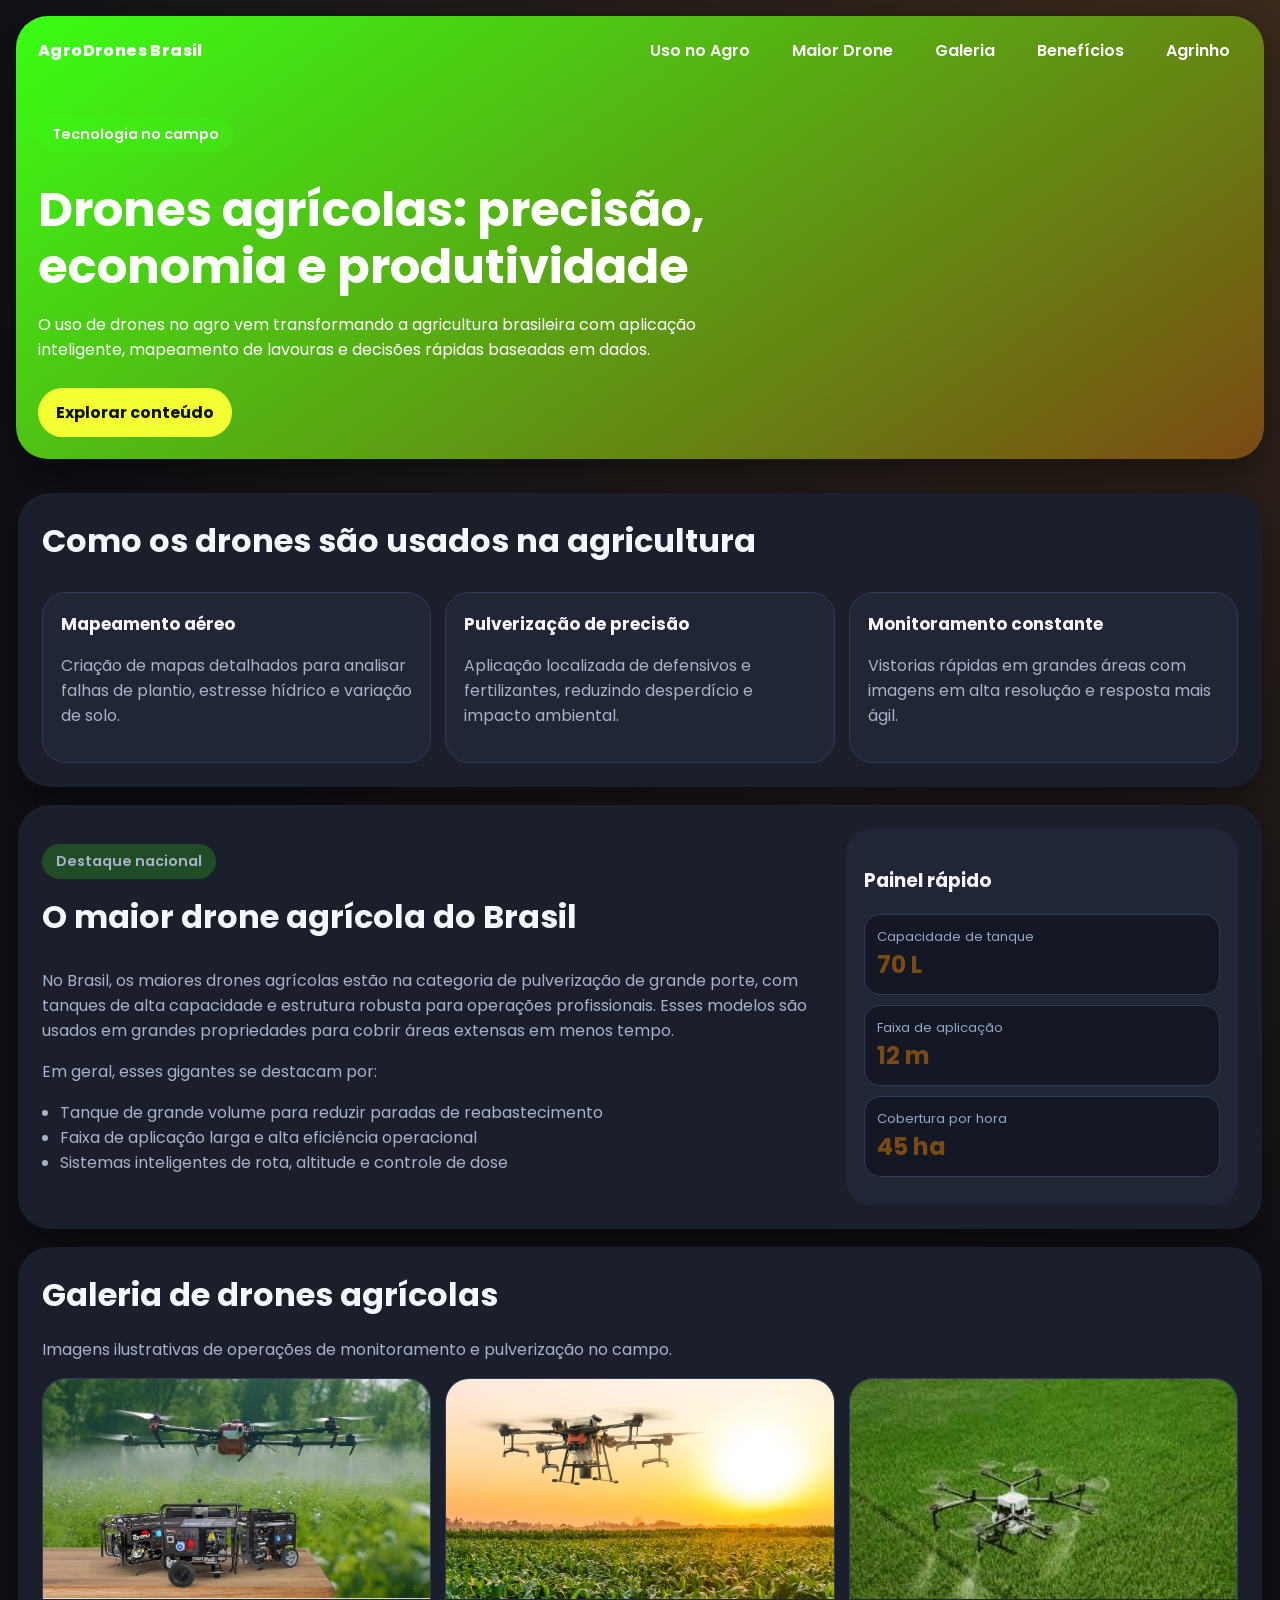
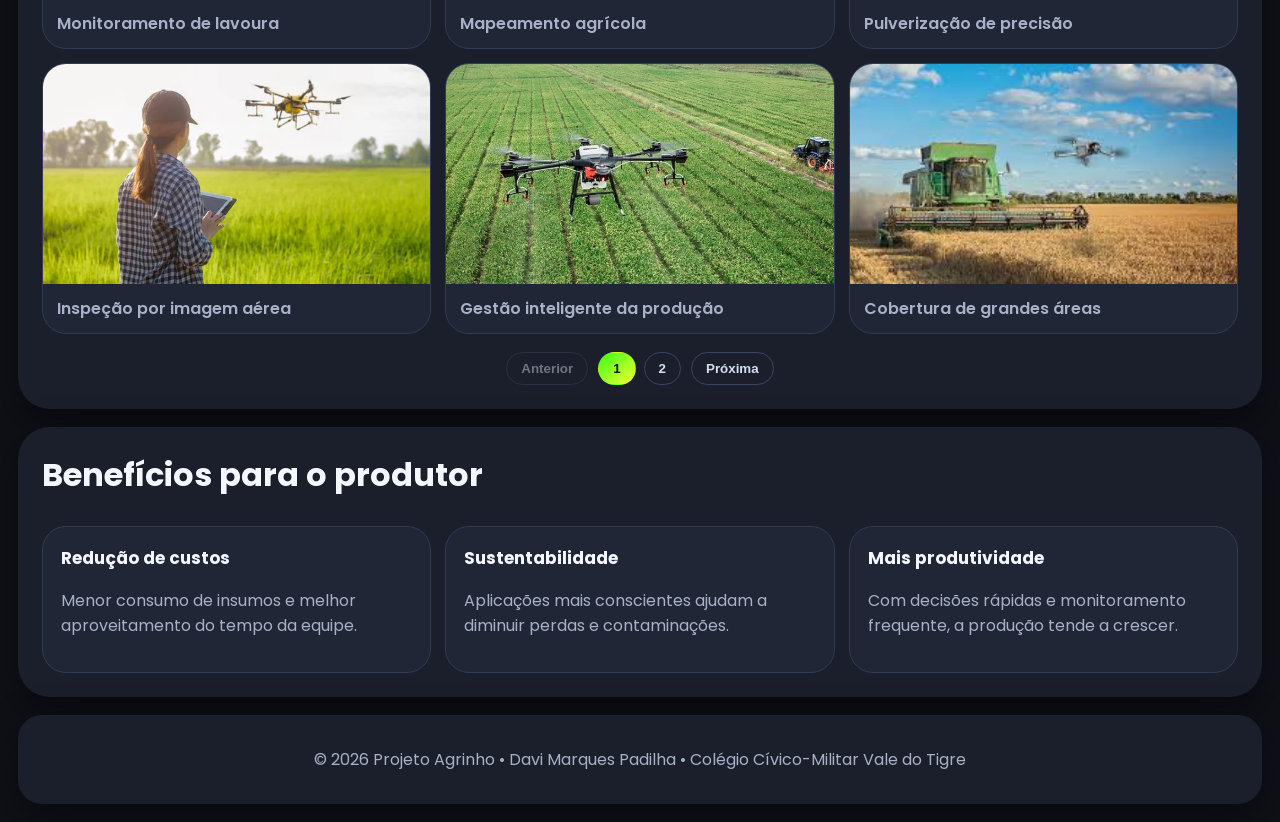
<file: index.html>
﻿<!DOCTYPE html>
<html lang="pt-BR">
<head>
  <meta charset="UTF-8" />
  <meta name="viewport" content="width=device-width, initial-scale=1.0" />
  <title>AgroDrones Brasil</title>
  <link rel="preconnect" href="https://fonts.googleapis.com">
  <link rel="preconnect" href="https://fonts.gstatic.com" crossorigin>
  <link href="https://fonts.googleapis.com/css2?family=Poppins:wght@400;600;700;800&display=swap" rel="stylesheet">
  <link rel="stylesheet" href="styles.css" />
</head>
<body>
  <!--
    Cabeçalho principal da página inicial.
    Reúne identidade do projeto, navegação e chamada de abertura do tema.
    A classe "revelar" permite animação de entrada controlada pelo script.
  -->
  <header class="cabecalho-destaque revelar">
    <nav class="barra-topo">
      <div class="marca">AgroDrones Brasil</div>
      <button id="botaoMenu" class="botao-menu" aria-label="Abrir menu">☰</button>
      <ul id="menuPrincipal" class="menu-principal">
        <li><a href="#uso">Uso no Agro</a></li>
        <li><a href="#maior">Maior Drone</a></li>
        <li><a href="#galeria">Galeria</a></li>
        <li><a href="#beneficios">Benefícios</a></li>
        <li><a href="agrinho.html">Agrinho</a></li>
      </ul>
    </nav>

    <!--
      Conteúdo de destaque (hero):
      apresenta assunto central e oferece botão de navegação para a primeira seção temática.
    -->
    <section class="conteudo-destaque">
      <p class="etiqueta">Tecnologia no campo</p>
      <h1>Drones agrícolas: precisão, economia e produtividade</h1>
      <p>
        O uso de drones no agro vem transformando a agricultura brasileira com aplicação inteligente,
        mapeamento de lavouras e decisões rápidas baseadas em dados.
      </p>
      <a class="botao-acao" href="#uso">Explorar conteúdo</a>
    </section>
  </header>

  <main>
    <!--
      Seção 1: usos práticos dos drones.
      Estruturada em cartões para facilitar leitura por tópicos.
    -->
    <section id="uso" class="secao-cartoes revelar">
      <h2>Como os drones são usados na agricultura</h2>
      <div class="grade-cartoes">
        <article class="cartao item-revelar">
          <h3>Mapeamento aéreo</h3>
          <p>Criação de mapas detalhados para analisar falhas de plantio, estresse hídrico e variação de solo.</p>
        </article>
        <article class="cartao item-revelar">
          <h3>Pulverização de precisão</h3>
          <p>Aplicação localizada de defensivos e fertilizantes, reduzindo desperdício e impacto ambiental.</p>
        </article>
        <article class="cartao item-revelar">
          <h3>Monitoramento constante</h3>
          <p>Vistorias rápidas em grandes áreas com imagens em alta resolução e resposta mais ágil.</p>
        </article>
      </div>
    </section>

    <!--
      Seção 2: destaque sobre drones de grande porte.
      Divide conteúdo textual e painel numérico (contadores animados via JavaScript).
    -->
    <section id="maior" class="secao-destaque revelar">
      <div>
        <p class="etiqueta">Destaque nacional</p>
        <h2>O maior drone agrícola do Brasil</h2>
        <p>
          No Brasil, os maiores drones agrícolas estão na categoria de pulverização de grande porte,
          com tanques de alta capacidade e estrutura robusta para operações profissionais.
          Esses modelos são usados em grandes propriedades para cobrir áreas extensas em menos tempo.
        </p>
        <p>
          Em geral, esses gigantes se destacam por:
        </p>
        <ul>
          <li>Tanque de grande volume para reduzir paradas de reabastecimento</li>
          <li>Faixa de aplicação larga e alta eficiência operacional</li>
          <li>Sistemas inteligentes de rota, altitude e controle de dose</li>
        </ul>
      </div>
      <aside class="painel-estatisticas item-revelar">
        <h3>Painel rápido</h3>
        <div class="bloco-estatistica">
          <span>Capacidade de tanque</span>
          <strong class="contador" data-target="70" data-suffix=" L">0 L</strong>
        </div>
        <div class="bloco-estatistica">
          <span>Faixa de aplicação</span>
          <strong class="contador" data-target="12" data-suffix=" m">0 m</strong>
        </div>
        <div class="bloco-estatistica">
          <span>Cobertura por hora</span>
          <strong class="contador" data-target="45" data-suffix=" ha">0 ha</strong>
        </div>
      </aside>
    </section>

    <!--
      Seção 3: galeria dinâmica.
      O conteúdo da grade e os botões de paginação são montados pelo script.js.
    -->
    <section id="galeria" class="secao-galeria revelar">
      <h2>Galeria de drones agrícolas</h2>
      <p class="subtitulo-galeria">Imagens ilustrativas de operações de monitoramento e pulverização no campo.</p>
      <div id="gradeGaleria" class="grade-galeria"></div>
      <div class="paginacao">
        <button id="botaoPaginaAnterior" class="botao-pagina" type="button">Anterior</button>
        <div id="numerosPagina" class="numeros-pagina"></div>
        <button id="botaoProximaPagina" class="botao-pagina" type="button">Próxima</button>
      </div>
    </section>

    <!--
      Seção 4: fechamento do conteúdo com benefícios diretos ao produtor rural.
    -->
    <section id="beneficios" class="secao-cartoes revelar">
      <h2>Benefícios para o produtor</h2>
      <div class="grade-cartoes">
        <article class="cartao item-revelar">
          <h3>Redução de custos</h3>
          <p>Menor consumo de insumos e melhor aproveitamento do tempo da equipe.</p>
        </article>
        <article class="cartao item-revelar">
          <h3>Sustentabilidade</h3>
          <p>Aplicações mais conscientes ajudam a diminuir perdas e contaminações.</p>
        </article>
        <article class="cartao item-revelar">
          <h3>Mais produtividade</h3>
          <p>Com decisões rápidas e monitoramento frequente, a produção tende a crescer.</p>
        </article>
      </div>
    </section>
  </main>

  <!-- Rodapé com créditos do trabalho. -->
  <footer class="revelar">
    <p>© 2026 Projeto Agrinho • Davi Marques Padilha • Colégio Cívico-Militar Vale do Tigre</p>
  </footer>

  <!--
    Botão fixo para retorno ao topo.
    Fica oculto inicialmente e aparece após rolagem da página (controlado por JavaScript).
  -->
  <button id="botaoTopo" class="botao-topo" aria-label="Voltar ao topo">↑</button>

  <script src="script.js"></script>
</body>
</html>
</file>
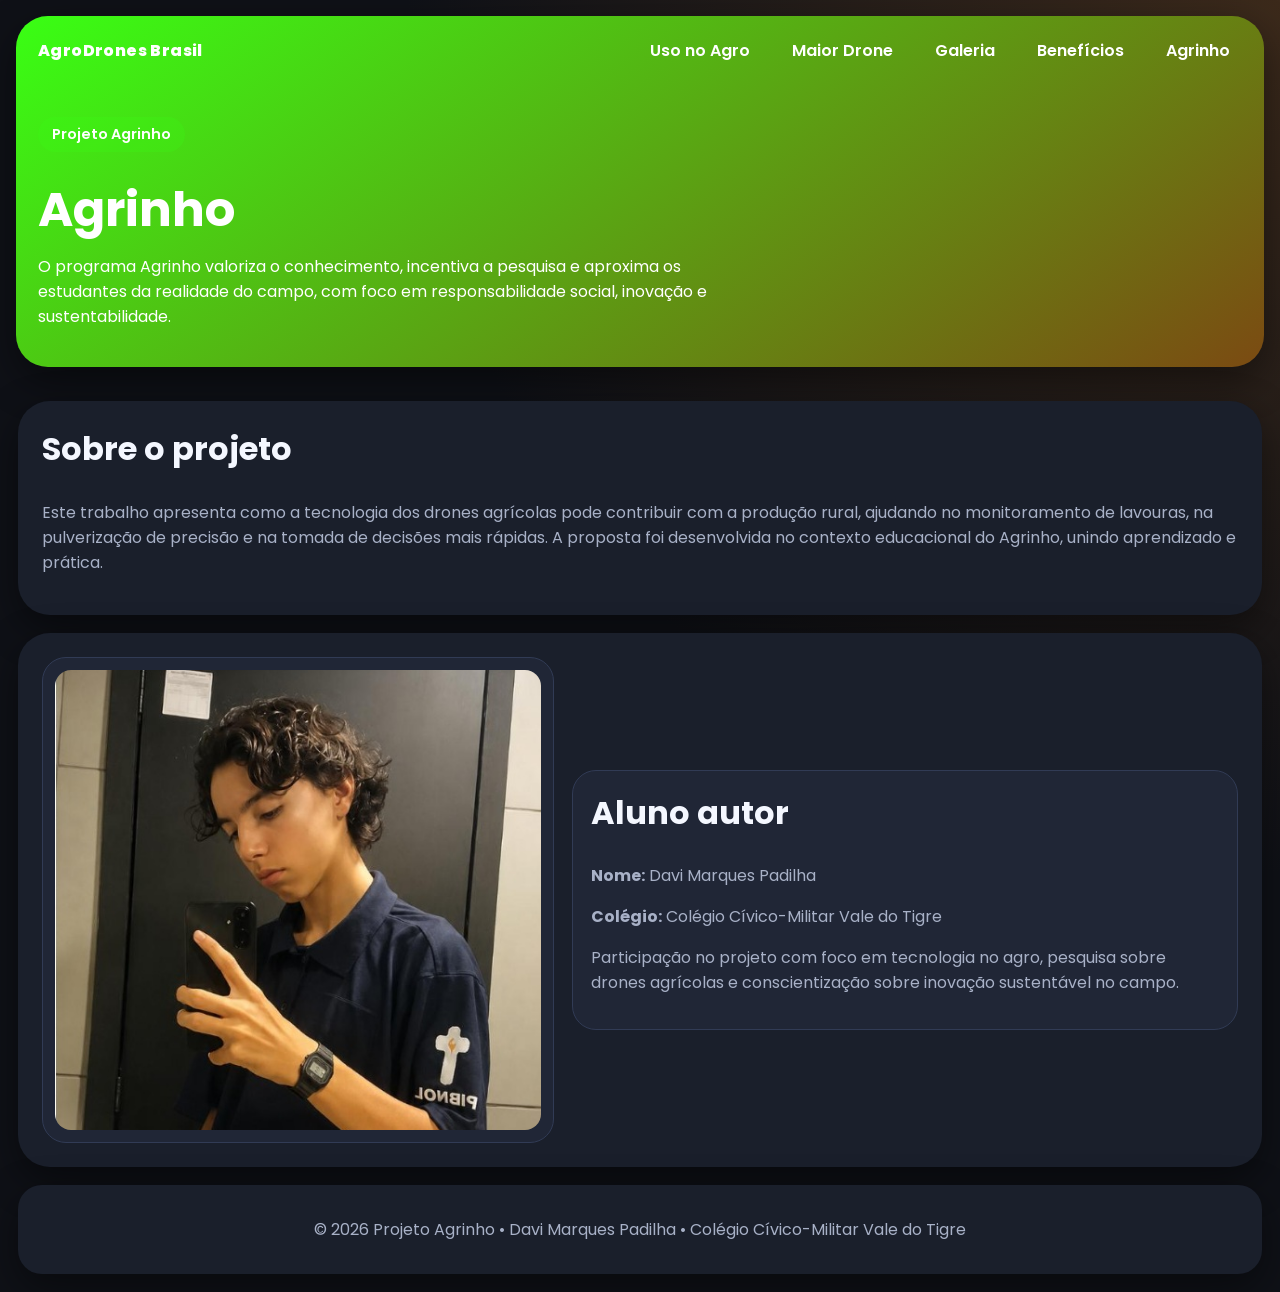
<file: agrinho.html>
﻿<!DOCTYPE html>
<html lang="pt-BR">
<head>
  <meta charset="UTF-8" />
  <meta name="viewport" content="width=device-width, initial-scale=1.0" />
  <title>Agrinho | AgroDrones Brasil</title>
  <link rel="preconnect" href="https://fonts.googleapis.com">
  <link rel="preconnect" href="https://fonts.gstatic.com" crossorigin>
  <link href="https://fonts.googleapis.com/css2?family=Poppins:wght@400;600;700;800&display=swap" rel="stylesheet">
  <link rel="stylesheet" href="styles.css" />
</head>
<body>
  <!--
    Cabeçalho da página institucional do Agrinho.
    Mantém a mesma navegação da página principal para consistência de experiência.
  -->
  <header class="cabecalho-destaque revelar">
    <nav class="barra-topo">
      <div class="marca">AgroDrones Brasil</div>
      <button id="botaoMenu" class="botao-menu" aria-label="Abrir menu">☰</button>
      <ul id="menuPrincipal" class="menu-principal">
        <li><a href="index.html#uso">Uso no Agro</a></li>
        <li><a href="index.html#maior">Maior Drone</a></li>
        <li><a href="index.html#galeria">Galeria</a></li>
        <li><a href="index.html#beneficios">Benefícios</a></li>
        <li><a href="agrinho.html#agrinho">Agrinho</a></li>
      </ul>
    </nav>

    <!--
      Introdução ao programa Agrinho, contextualizando o objetivo educacional do trabalho.
    -->
    <section class="conteudo-destaque">
      <p id="agrinho" class="etiqueta">Projeto Agrinho</p>
      <h1>Agrinho</h1>
      <p>
        O programa Agrinho valoriza o conhecimento, incentiva a pesquisa e aproxima os estudantes
        da realidade do campo, com foco em responsabilidade social, inovação e sustentabilidade.
      </p>
    </section>
  </header>

  <main>
    <!--
      Bloco explicativo do projeto:
      resume tema, justificativa e aplicação prática dentro do contexto escolar.
    -->
    <section class="secao-cartoes revelar">
      <h2>Sobre o projeto</h2>
      <p class="texto-agrinho">
        Este trabalho apresenta como a tecnologia dos drones agrícolas pode contribuir com a produção rural,
        ajudando no monitoramento de lavouras, na pulverização de precisão e na tomada de decisões mais rápidas.
        A proposta foi desenvolvida no contexto educacional do Agrinho, unindo aprendizado e prática.
      </p>
    </section>

    <!--
      Perfil do aluno autor:
      apresenta identificação, vínculo escolar e foco de participação no projeto.
    -->
    <section class="secao-perfil-aluno revelar">
      <div class="foto-aluno-box item-revelar">
        <img src="img/Davi.jpg" alt="Aluno Davi Marques Padilha" loading="lazy" />
      </div>
      <article class="cartao item-revelar">
        <h2>Aluno autor</h2>
        <p><strong>Nome:</strong> Davi Marques Padilha</p>
        <p><strong>Colégio:</strong> Colégio Cívico-Militar Vale do Tigre</p>
        <p>
          Participação no projeto com foco em tecnologia no agro, pesquisa sobre drones agrícolas
          e conscientização sobre inovação sustentável no campo.
        </p>
      </article>
    </section>
  </main>

  <!-- Rodapé com créditos institucionais do trabalho. -->
  <footer class="revelar">
    <p>© 2026 Projeto Agrinho • Davi Marques Padilha • Colégio Cívico-Militar Vale do Tigre</p>
  </footer>

  <script src="script.js"></script>
</body>
</html>
</file>
<file: styles.css>
﻿/*
  Variáveis globais do tema.
  Definem cores, raios e sombra para manter consistência visual e facilitar ajustes futuros.
*/
:root {
  --fundo: #0f1117;
  --superficie: #1a1f2b;
  --primaria: #39ff14;
  --primaria-forte: #7b4a12;
  --secundaria: #f3ff33;
  --texto: #f4f7ff;
  --texto-suave: #a8b1c7;
  --raio-xl: 32px;
  --raio-lg: 24px;
  --raio-md: 16px;
  --sombra: 0 14px 40px rgba(0, 0, 0, 0.45);
}

* {
  box-sizing: border-box;
}

html {
  scroll-behavior: smooth;
}

/*
  Estilo base da página:
  remove margem padrão, aplica tipografia principal e cria fundo com gradiente radial.
*/
body {
  margin: 0;
  font-family: "Poppins", sans-serif;
  background: radial-gradient(circle at top right, #3c2a1b 0%, var(--fundo) 48%);
  color: var(--texto);
}

/*
  Área de destaque do topo (hero):
  bloco com gradiente, cantos arredondados e sombra para dar foco ao título.
*/
.cabecalho-destaque {
  margin: 16px;
  padding: 22px;
  border-radius: var(--raio-xl);
  background: linear-gradient(145deg, var(--primaria), var(--primaria-forte));
  color: #fff;
  box-shadow: var(--sombra);
}

/* Barra de navegação horizontal com distribuição entre marca e menu. */
.barra-topo {
  display: flex;
  align-items: center;
  justify-content: space-between;
  gap: 16px;
}

/* Marca principal do site no canto superior esquerdo. */
.marca {
  font-weight: 800;
  letter-spacing: 0.4px;
}

/* Menu desktop: itens em linha com espaçamento fixo. */
.menu-principal {
  display: flex;
  list-style: none;
  gap: 18px;
  margin: 0;
  padding: 0;
}

/* Estilo visual dos links do menu. */
.menu-principal a {
  text-decoration: none;
  color: #fff;
  font-weight: 600;
  padding: 8px 12px;
  border-radius: 999px;
  transition: background 0.3s ease;
}

/* Realce ao passar o mouse no menu. */
.menu-principal a:hover {
  background: rgba(57, 255, 20, 0.2);
}

/* Botão hambúrguer; fica oculto no desktop e visível no mobile via media query. */
.botao-menu {
  display: none;
  border: 0;
  background: rgba(57, 255, 20, 0.2);
  color: #fff;
  width: 42px;
  height: 42px;
  border-radius: 50%;
  font-size: 20px;
}

/* Bloco textual principal da capa (etiqueta, título e descrição). */
.conteudo-destaque {
  margin-top: 40px;
  max-width: 700px;
}

/* Selo visual curto usado para categorizar a seção. */
.etiqueta {
  display: inline-block;
  background: rgba(57, 255, 20, 0.2);
  padding: 7px 14px;
  border-radius: 999px;
  font-weight: 600;
  font-size: 0.9rem;
}

/* Título principal com escala fluida para diferentes larguras de tela. */
h1 {
  margin: 14px 0;
  font-size: clamp(1.9rem, 5vw, 3rem);
  line-height: 1.2;
}

/* Botão de chamada para ação com contraste alto e leve elevação no hover. */
.botao-acao {
  display: inline-block;
  margin-top: 10px;
  text-decoration: none;
  color: #0e1118;
  background: var(--secundaria);
  font-weight: 700;
  padding: 12px 18px;
  border-radius: 999px;
  transition: transform 0.3s ease, box-shadow 0.3s ease;
}

.botao-acao:hover {
  transform: translateY(-2px);
  box-shadow: 0 10px 20px rgba(0, 0, 0, 0.15);
}

/* Contêiner principal em grid para separar blocos com espaçamento uniforme. */
main {
  padding: 18px;
  display: grid;
  gap: 18px;
}

/*
  Cartões/seções padrão do projeto:
  mesma base visual para manter unidade entre os diferentes conteúdos.
*/
.secao-cartoes,
.secao-destaque,
.secao-galeria,
.secao-perfil-aluno {
  background: var(--superficie);
  border-radius: var(--raio-xl);
  padding: 24px;
  box-shadow: var(--sombra);
}

/* Títulos de seção com tamanho adaptável. */
h2 {
  margin-top: 0;
  font-size: clamp(1.3rem, 3vw, 2rem);
}

/* Grade de três colunas para cartões informativos no desktop. */
.grade-cartoes {
  display: grid;
  grid-template-columns: repeat(3, minmax(0, 1fr));
  gap: 14px;
}

/* Estilo individual de cada cartão de conteúdo. */
.cartao {
  background: #202636;
  border-radius: var(--raio-lg);
  padding: 18px;
  border: 1px solid #313b55;
}

.cartao h3 {
  margin-top: 0;
  font-size: 1.06rem;
}

/* Padroniza cor secundária para textos de apoio e legendas. */
.cartao p,
.secao-destaque p,
li,
footer,
.subtitulo-galeria,
figcaption,
.texto-agrinho {
  color: var(--texto-suave);
}

/* Seção de destaque dividida em conteúdo (2 partes) e painel (1 parte). */
.secao-destaque {
  display: grid;
  gap: 20px;
  grid-template-columns: 2fr 1fr;
}

.secao-destaque ul {
  padding-left: 18px;
}

/* Painel com números-chave do tema apresentado. */
.painel-estatisticas {
  background: #202636;
  border-radius: var(--raio-lg);
  padding: 18px;
}

/* Cada métrica do painel recebe bloco próprio com contraste interno. */
.bloco-estatistica {
  background: #131824;
  border-radius: var(--raio-md);
  padding: 12px;
  margin-bottom: 10px;
  border: 1px solid #313b55;
}

.bloco-estatistica span {
  display: block;
  font-size: 0.82rem;
  color: #94a4c9;
}

/* Valor principal do contador numérico. */
.contador {
  color: var(--primaria-forte);
  font-size: 1.5rem;
}

.subtitulo-galeria {
  margin-top: -8px;
}

/*
  Grid da galeria:
  três colunas no desktop com altura mínima para evitar "saltos" no layout.
*/
.grade-galeria {
  margin-top: 12px;
  display: grid;
  grid-template-columns: repeat(3, minmax(0, 1fr));
  gap: 14px;
  min-height: 280px;
}

/* Card de imagem da galeria com hover para feedback visual. */
.cartao-galeria {
  margin: 0;
  background: #202636;
  border-radius: var(--raio-lg);
  border: 1px solid #313b55;
  overflow: hidden;
  transition: transform 0.35s ease, box-shadow 0.35s ease;
}

.cartao-galeria:hover {
  transform: translateY(-6px);
  box-shadow: 0 18px 26px rgba(0, 0, 0, 0.12);
}

/* Tratamento de imagem para ocupar o card sem distorcer proporção. */
.cartao-galeria img {
  width: 100%;
  height: 220px;
  object-fit: cover;
  display: block;
}

figcaption {
  padding: 12px 14px;
  font-weight: 600;
}

/* Área de navegação da paginação da galeria (botões e números). */
.paginacao {
  margin-top: 18px;
  display: flex;
  align-items: center;
  justify-content: center;
  gap: 10px;
  flex-wrap: wrap;
}

.botao-pagina,
.numero-pagina {
  border: 1px solid #3b4666;
  background: #1a1f2b;
  color: #d6def3;
  border-radius: 999px;
  padding: 8px 14px;
  font-weight: 700;
  cursor: pointer;
}

/* Estado desabilitado de botões sem navegação possível. */
.botao-pagina:disabled {
  opacity: 0.45;
  cursor: not-allowed;
}

.numeros-pagina {
  display: flex;
  gap: 8px;
}

/* Destaque da página ativa na paginação. */
.numero-pagina.ativo {
  background: linear-gradient(140deg, var(--primaria), var(--secundaria));
  color: #0c1018;
  border-color: transparent;
}

/* Layout da seção de perfil do aluno (foto + descrição). */
.secao-perfil-aluno {
  display: grid;
  grid-template-columns: 1fr 1.3fr;
  gap: 18px;
  align-items: center;
}

.foto-aluno-box {
  background: #202636;
  border: 1px solid #313b55;
  border-radius: var(--raio-lg);
  padding: 12px;
}

.foto-aluno-box img {
  width: 100%;
  max-height: 460px;
  object-fit: cover;
  display: block;
  border-radius: var(--raio-md);
}

/* Rodapé institucional do projeto. */
footer {
  margin: 0 18px 18px;
  background: #1a1f2b;
  padding: 16px;
  border-radius: var(--raio-lg);
  text-align: center;
  box-shadow: var(--sombra);
}

/* Botão circular fixo para retorno rápido ao início da página. */
.botao-topo {
  position: fixed;
  right: 20px;
  bottom: 20px;
  width: 48px;
  height: 48px;
  border: 0;
  border-radius: 50%;
  background: linear-gradient(140deg, var(--primaria), var(--secundaria));
  color: #fff;
  font-size: 1.2rem;
  cursor: pointer;
  box-shadow: var(--sombra);
  opacity: 0;
  visibility: hidden;
  transform: translateY(10px);
  transition: opacity 0.3s ease, transform 0.3s ease, visibility 0.3s ease;
}

/* Classe ativada via JavaScript para exibir o botão topo. */
.botao-topo.mostrar {
  opacity: 1;
  visibility: visible;
  transform: translateY(0);
}

/*
  Estado inicial das animações de entrada.
  O JavaScript adiciona classe "mostrar" quando o item entra na tela.
*/
.revelar,
.item-revelar {
  opacity: 0;
  transform: translateY(24px) scale(0.98);
  transition: opacity 0.7s ease, transform 0.7s ease;
}

.revelar.mostrar,
.item-revelar.mostrar {
  opacity: 1;
  transform: translateY(0) scale(1);
}

/*
  Breakpoint de tablet:
  empilha grades em uma coluna para melhorar leitura e toque.
*/
@media (max-width: 900px) {
  .grade-cartoes,
  .secao-destaque,
  .grade-galeria,
  .secao-perfil-aluno {
    grid-template-columns: 1fr;
  }

  .cartao-galeria img {
    height: 260px;
  }
}

/*
  Breakpoint de celular:
  ativa menu hambúrguer e transforma menu em painel flutuante vertical.
*/
@media (max-width: 700px) {
  .botao-menu {
    display: inline-grid;
    place-items: center;
  }

  .menu-principal {
    position: absolute;
    top: 78px;
    right: 20px;
    background: #ffffff;
    color: var(--texto);
    padding: 14px;
    border-radius: var(--raio-md);
    box-shadow: var(--sombra);
    flex-direction: column;
    min-width: 190px;
    display: none;
  }

  .menu-principal.aberto {
    display: flex;
  }

  .menu-principal a {
    color: var(--primaria-forte);
    border-radius: 10px;
  }

  .cabecalho-destaque {
    position: relative;
  }
}
</file>
